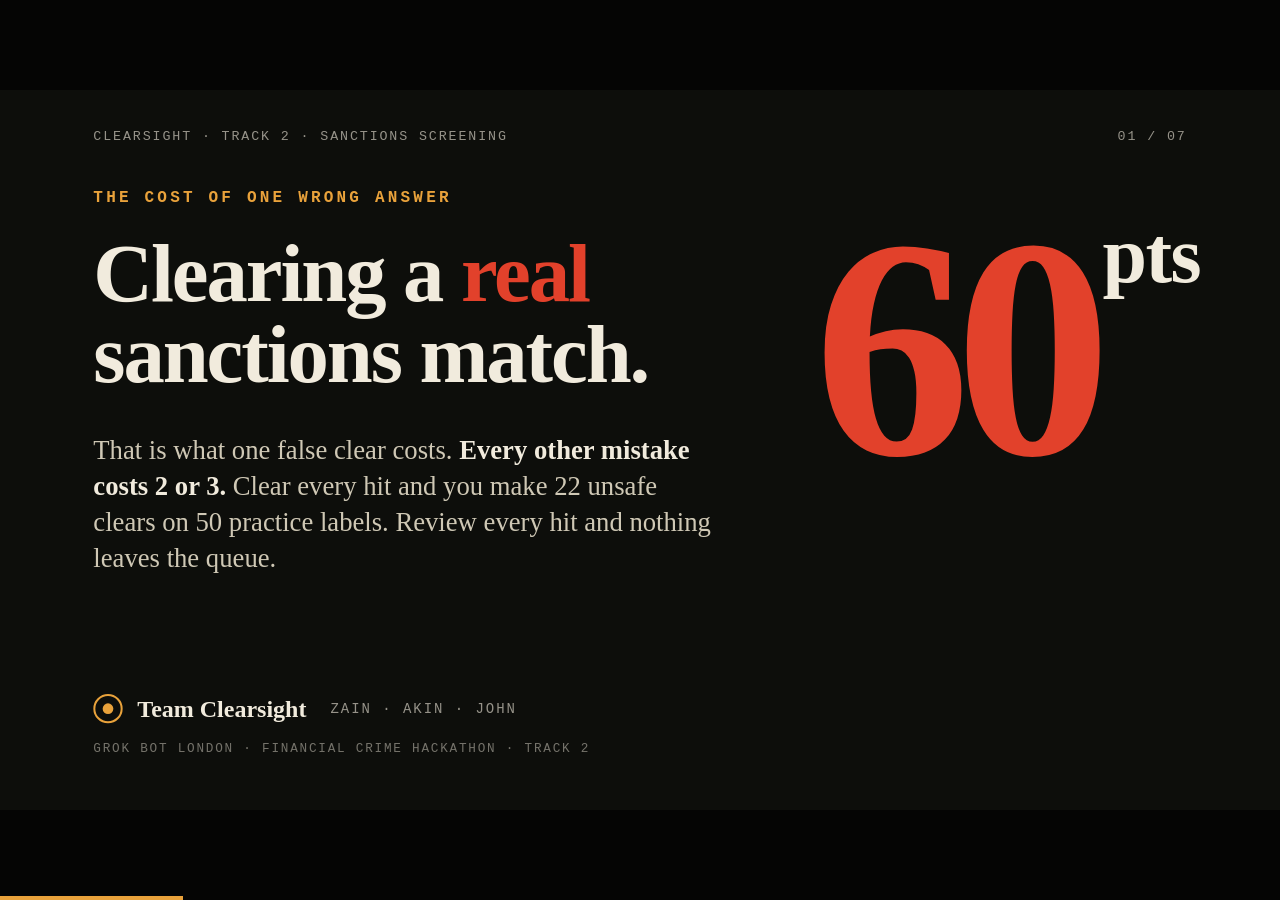
<file: deck/index.html>
<!doctype html>
<html lang="en">
<head>
<meta charset="utf-8">
<meta name="viewport" content="width=device-width, initial-scale=1">
<title>Clearsight · Track 2</title>
<!--
  Clearsight finalist deck. One self-contained file: no CDN, no build, works offline.
  Built around the judging weights: Safety 25 · Reasons 25 · Delivery 20 · Approach 20 · Analyst-ready 10.
  Keys: → / Space / PageDown next · ← / PageUp back · Home / End · N notes · F fullscreen.
  Click: left third back, elsewhere next. #4 opens slide 4. ?check prints an overflow report.
  Type: Iowan Old Style / Palatino (serif, display + body) paired with SF Mono / Menlo (labels, record IDs).
  Every number comes from README.md, output/dev.jsonl or tools/score.py. Add none that are not in the repo.
-->
<style>
:root{
  --ink:#0d0e0b; --paper:#f1ebdd; --amber:#e9a23b; --amber-d:#a5650f; --red:#e2412b; --red-d:#b4291a;
  --soft:#cfc8b5; --line:rgba(241,235,221,.16); --line-d:rgba(13,14,11,.2);
  --serif:"Iowan Old Style","Palatino Linotype",Palatino,"Book Antiqua",Georgia,serif;
  --mono:ui-monospace,"SF Mono",Menlo,Consolas,"Liberation Mono",monospace;
}
*{box-sizing:border-box;margin:0;padding:0}
html,body{height:100%;background:#050504;overflow:hidden}
body{font-family:var(--serif);color:var(--paper);-webkit-font-smoothing:antialiased}
#viewport{position:fixed;inset:0;overflow:hidden}
#stage{width:1920px;height:1080px;position:absolute;left:50%;top:50%;transform-origin:center center}
.slide{position:absolute;inset:0;background:var(--ink);padding:150px 140px 120px;overflow:hidden;
  visibility:hidden;opacity:0;pointer-events:none}
.ready .slide{transition:opacity .28s ease}
.slide.active{visibility:visible;opacity:1;pointer-events:auto}
.slide.light{background:var(--paper);color:var(--ink)}
.slide.redbg{background:var(--red);color:var(--ink)}
.run{position:absolute;left:140px;right:140px;top:60px;display:flex;justify-content:space-between;
  font:500 20px/1 var(--mono);letter-spacing:.14em;text-transform:uppercase;opacity:.6}
.src{position:absolute;left:140px;right:140px;bottom:56px;font:400 19px/1.3 var(--mono);opacity:.55}
.kicker{font:600 24px/1 var(--mono);letter-spacing:.2em;text-transform:uppercase;color:var(--amber);margin-bottom:40px}
.light .kicker{color:var(--amber-d)} .redbg .kicker{color:var(--ink)}
h1,h2{font-family:var(--serif);font-weight:600;letter-spacing:-.025em}
h2{font-size:104px;line-height:1.0;max-width:1640px}
em{font-style:italic;color:var(--amber)} .light em{color:var(--red-d)}
.notes{display:none}

/* 1 hook */
.s1 .big{font:600 470px/.8 var(--serif);letter-spacing:-.05em;color:var(--red);position:absolute;right:120px;top:200px}
.s1 .big small{font-size:120px;letter-spacing:-.02em;vertical-align:top;margin-left:10px;color:var(--paper)}
.s1 h1{font-size:124px;line-height:.98;max-width:1050px}
.s1 h1 .r{color:var(--red)}
.s1 .vs{margin-top:56px;font:400 40px/1.35 var(--serif);max-width:930px;color:var(--soft)}
.s1 .vs b{color:var(--paper);font-weight:600}
.brand{position:absolute;left:140px;bottom:130px;display:flex;align-items:center;gap:22px;font:600 36px/1 var(--serif)}
.brand i{width:44px;height:44px;border:3px solid var(--amber);border-radius:50%;position:relative}
.brand i:after{content:"";position:absolute;inset:11px;background:var(--amber);border-radius:50%}
.event{position:absolute;left:140px;bottom:82px;font:500 19px/1 var(--mono);letter-spacing:.14em;text-transform:uppercase;opacity:.45}
.brand span{font:500 21px/1 var(--mono);letter-spacing:.14em;text-transform:uppercase;opacity:.6;margin-left:14px}

/* 2 approach */
.s2 h2{font-size:88px}
.chips{display:grid;grid-template-columns:repeat(3,1fr);gap:28px;margin-top:44px}
.chip{border-top:3px solid currentColor;padding-top:18px}
.chip .tag{font:600 23px/1 var(--mono);letter-spacing:.06em}
.chip p{font:400 31px/1.2 var(--serif);margin-top:12px;color:var(--soft)}
.chip p b{color:var(--paper);font-weight:600}
.c-clear{color:var(--paper)} .c-same{color:var(--amber)} .c-rev{color:#9fd0b0}
.arch{margin-top:40px;background:#faf9f6;line-height:0}
.arch svg{display:block;width:100%;height:auto}

/* 3 demo */
.s3{padding:0}
.s3 .shot{position:absolute;right:0;top:0;bottom:0;width:1060px;background:#000 left top/cover no-repeat;background-image:url("[data-uri]")}
.s3 .shot:after{content:"";position:absolute;inset:0;background:linear-gradient(90deg,var(--ink) 0,rgba(13,14,11,0) 18%)}
.s3 .txt{position:absolute;left:140px;top:150px;width:720px}
.s3 h2{font-size:150px}
.live{display:inline-flex;align-items:center;gap:16px;font:600 26px/1 var(--mono);letter-spacing:.2em;color:var(--red);margin-bottom:40px}
.live:before{content:"";width:22px;height:22px;border-radius:50%;background:var(--red);box-shadow:0 0 0 8px rgba(226,65,43,.25)}
.hits{margin-top:50px;list-style:none}
.hits li{display:grid;grid-template-columns:200px 1fr;gap:20px;padding:19px 0;border-top:1px solid var(--line);font:400 30px/1.25 var(--serif);color:#d8d1bd}
.hits li:last-child{border-bottom:1px solid var(--line)}
.hits .id{font:600 25px/1.4 var(--mono);color:var(--amber)}
.hits b{color:var(--paper);font-weight:600}

/* 4 reasons */
.s4 .meta{display:flex;gap:18px;align-items:center;font:600 26px/1 var(--mono)}
.s4 .meta .d{background:var(--amber);color:var(--ink);padding:14px 18px}
.s4 .meta .c{border:2px solid var(--ink);padding:12px 16px}
.s4 .meta .h{opacity:.6;font-weight:500;margin-left:10px}
.s4 blockquote{font:400 74px/1.16 var(--serif);letter-spacing:-.012em;margin-top:56px;max-width:1640px}
.s4 blockquote mark{background:none;color:var(--red-d);font:600 .82em var(--mono);letter-spacing:0;border-bottom:4px solid var(--red-d);white-space:nowrap}
.evid{display:flex;align-items:center;gap:20px;margin-top:60px;font:600 30px/1 var(--mono)}
.evid .l{font-weight:500;font-size:22px;letter-spacing:.18em;text-transform:uppercase;opacity:.65;margin-right:10px}
.evid span.id{background:var(--ink);color:var(--paper);padding:16px 20px}

/* 5 results */
.s5 .hero{display:flex;align-items:flex-end;gap:90px}
.s5 .hero .n{font:600 300px/.8 var(--serif);letter-spacing:-.05em}
.s5 .hero .z{color:#1f6b3d}
.s5 .hero .cap{font:500 22px/1.3 var(--mono);letter-spacing:.12em;text-transform:uppercase;opacity:.65;margin-top:18px}
.bar{display:flex;height:92px;margin-top:72px;border:3px solid var(--ink)}
.bar>div{display:flex;align-items:center;padding:0 26px;font:600 30px/1 var(--mono);white-space:nowrap}
.b-diff{background:var(--ink);color:var(--paper);flex:464}
.b-same{background:var(--amber);color:var(--ink);flex:125}
.b-rev{color:var(--ink);flex:230;border-left:3px solid var(--ink)}
.barlab{display:flex;margin-top:14px;font:500 22px/1.2 var(--mono);letter-spacing:.06em;text-transform:uppercase;opacity:.7}
.barlab>div:nth-child(1){flex:464}.barlab>div:nth-child(2){flex:125}.barlab>div:nth-child(3){flex:230;padding-left:12px}
.s5 .opt{margin-top:58px;font:400 46px/1.2 var(--serif);max-width:1640px}
.s5 .opt b{color:var(--red-d);font-weight:600}

/* 6 robustness */
.rows{margin-top:56px}
.row{display:grid;grid-template-columns:300px 1fr;align-items:center;padding:30px 0;border-top:1px solid var(--line)}
.row:last-child{border-bottom:1px solid var(--line)}
.row .n{font:600 96px/1 var(--serif);letter-spacing:-.03em;color:var(--amber)}
.row p{font:400 36px/1.3 var(--serif);color:var(--soft)}
.row p b{color:var(--paper);font-weight:600}
.row code{font:500 28px var(--mono);color:var(--amber);white-space:nowrap}

/* 7 limits + close */
.s7 h2{font-size:132px;line-height:.92}
.lim{display:grid;grid-template-columns:1fr 1fr;gap:70px;margin-top:70px}
.lim h3{font:600 24px/1 var(--mono);letter-spacing:.2em;text-transform:uppercase;margin-bottom:10px}
.lim ol{list-style:none;counter-reset:k}
.lim li{counter-increment:k;font:400 34px/1.3 var(--serif);padding:20px 0 20px 64px;border-top:2px solid var(--ink);position:relative}
.lim li:before{content:"0" counter(k);position:absolute;left:0;top:26px;font:600 24px/1 var(--mono)}
.s7 .team{position:absolute;left:140px;bottom:64px;font:500 22px/1.5 var(--mono);letter-spacing:.06em}

#prog{position:fixed;left:0;bottom:0;height:4px;background:var(--amber);z-index:5;transition:width .25s ease}
#notes{position:fixed;left:0;right:0;bottom:0;max-height:38vh;overflow:auto;background:rgba(13,14,11,.96);color:var(--paper);
  border-top:2px solid var(--amber);padding:18px 26px 26px;font:400 18px/1.5 var(--serif);display:none;z-index:6}
#notes.on{display:block}
#notes b{font:600 12px/1 var(--mono);letter-spacing:.16em;color:var(--amber);display:block;margin-bottom:8px}
#checkout{position:fixed;left:10px;top:10px;z-index:9;background:#fff;color:#000;font:12px/1.4 var(--mono);padding:10px;max-height:90vh;overflow:auto}

@media print{
  @page{size:1920px 1080px;margin:0}
  html,body{overflow:visible;height:auto;background:#fff}
  #viewport{position:static}
  #stage{transform:none!important;position:static;width:1920px;height:auto}
  .slide{visibility:visible!important;opacity:1!important;position:relative;width:1920px;height:1080px;break-after:page;
    -webkit-print-color-adjust:exact;print-color-adjust:exact;transition:none}
  #prog,#notes{display:none!important}
}
</style>
</head>
<body>
<div id="viewport"><div id="stage">

<!-- 1 HOOK · Safety -->
<section class="slide s1">
  <div class="run"><span>Clearsight · Track 2 · Sanctions screening</span><span class="ct"></span></div>
  <div class="big">60<small>pts</small></div>
  <div class="kicker">The cost of one wrong answer</div>
  <h1>Clearing a <span class="r">real</span> sanctions match.</h1>
  <p class="vs">That is what one false clear costs. <b>Every other mistake costs 2 or 3.</b> Clear every hit and you make 22 unsafe clears on 50 practice labels. Review every hit and nothing leaves the queue.</p>
  <div class="brand"><i></i>Team Clearsight<span>Zain · Akin · John</span></div>
  <div class="event">Grok Bot London · Financial Crime Hackathon · Track 2</div>
  <div class="notes">Hi, we're Clearsight. Nearly every screening hit is noise, so analysts burn hours clearing them. But one wrong clearance means you've banked a sanctioned person. The scoring says exactly that: a wrong clear costs 60 points, every other mistake 2 or 3. Clear everything and you make 22 unsafe clears on the 50 practice labels. Review everything and you've saved nobody any time. So the job is to clear only what you can prove. (≈25 s)</div>
</section>

<!-- 2 APPROACH -->
<section class="slide s2">
  <div class="run"><span>Approach</span><span class="ct"></span></div>
  <div class="kicker">A deterministic evidence resolver</div>
  <h2>Clear only what you can <em>prove.</em></h2>
  <div class="chips">
    <div class="chip c-clear"><div class="tag">DIFFERENT_ENTITY</div><p><b>Clear only on a contradiction</b> in a cited record.</p></div>
    <div class="chip c-same"><div class="tag">SAME_ENTITY</div><p><b>Confirm only when facts agree</b> and nothing contradicts.</p></div>
    <div class="chip c-rev"><div class="tag">REVIEW</div><p><b>Everything else goes to a human.</b> Errors fail closed.</p></div>
  </div>
  <div class="arch"><svg xmlns="http://www.w3.org/2000/svg" viewBox="0 125 1600 435" role="img" aria-label="Pipeline: alert and hits, resolve customer, verified facts, listed-person facts, decide, one cited JSON line per hit">
  <defs>
    <marker id="a" viewBox="0 0 10 10" refX="9" refY="5" markerWidth="8" markerHeight="8" orient="auto"><path d="M0,0 L10,5 L0,10 z" fill="#1a1a1a"/></marker>
    <style>
      .t{font-family:Georgia,'Times New Roman',serif;font-size:22px;fill:#1a1a1a;font-weight:600}
      .m{font-family:'DejaVu Sans Mono',Menlo,monospace;font-size:14px;fill:#555}
      .s{font-family:Helvetica,Arial,sans-serif;font-size:15px;fill:#333}
      .k{font-family:Helvetica,Arial,sans-serif;font-size:12px;letter-spacing:2px;fill:#888}
      .box{fill:#fff;stroke:#1a1a1a;stroke-width:1.5}
      .hl{fill:#fff;stroke:#c2410c;stroke-width:2.5}
      .ln{stroke:#1a1a1a;stroke-width:1.5;fill:none;marker-end:url(#a)}
      .dl{stroke:#999;stroke-width:1.2;fill:none;stroke-dasharray:5 4;marker-end:url(#a)}
    </style>
  </defs>
  <rect width="1600" height="560" fill="#faf9f6"/>
  <text x="60" y="62" class="k">CLEARSIGHT · TRACK 2 · DETERMINISTIC PIPELINE (PYTHON STDLIB, NO MODEL, NO NETWORK)</text>
  <text x="60" y="100" class="t" style="font-size:30px">One alert hit in, one cited decision out</text>

  <!-- main row -->
  <g>
    <rect x="60" y="200" width="200" height="120" class="box"/>
    <text x="80" y="238" class="t">Alert + hits</text>
    <text x="80" y="264" class="m">alerts.jsonl</text>
    <text x="80" y="286" class="m">hits.jsonl</text>

    <rect x="320" y="200" width="230" height="120" class="box"/>
    <text x="340" y="238" class="t">Resolve customer</text>
    <text x="340" y="264" class="m">resolve.py</text>
    <text x="340" y="290" class="s">links · joint holders</text>

    <rect x="610" y="200" width="230" height="120" class="box"/>
    <text x="630" y="238" class="t">Verified facts</text>
    <text x="630" y="264" class="m">profile.py</text>
    <text x="630" y="290" class="s">approved KYC beats declared</text>

    <rect x="900" y="200" width="230" height="120" class="box"/>
    <text x="920" y="238" class="t">Listed-person facts</text>
    <text x="920" y="264" class="m">hitfacts.py</text>
    <text x="920" y="290" class="s">DOBs, countries, reports</text>

    <rect x="1190" y="200" width="160" height="120" class="hl"/>
    <text x="1210" y="238" class="t">Decide</text>
    <text x="1210" y="264" class="m">decide.py</text>
    <text x="1210" y="290" class="s">POLICY.md §6–8</text>

    <path d="M260,260 L316,260" class="ln"/>
    <path d="M550,260 L606,260" class="ln"/>
    <path d="M840,260 L896,260" class="ln"/>
    <path d="M1130,260 L1186,260" class="ln"/>
    <path d="M1350,260 L1400,260 L1400,400 L1360,400" class="ln"/>
  </g>

  <!-- data sources -->
  <text x="320" y="150" class="m">customers · accounts</text>
  <path d="M435,158 L435,196" class="dl"/>
  <text x="610" y="150" class="m">approved KYC · notes</text>
  <path d="M725,158 L725,196" class="dl"/>
  <text x="900" y="150" class="m">notes · search results</text>
  <path d="M1015,158 L1015,196" class="dl"/>
  <text x="1190" y="150" class="m">name_variants.json</text>
  <path d="M1270,158 L1270,196" class="dl"/>

  <!-- output -->
  <rect x="320" y="370" width="1040" height="110" class="box"/>
  <text x="340" y="402" class="k">ONE JSON LINE PER HIT · output/dev.jsonl</text>
  <text x="340" y="432" class="m">{"hit_id":"H-…","decision":"DIFFERENT_ENTITY | SAME_ENTITY | REVIEW","reason_code":"…",</text>
  <text x="340" y="456" class="m"> "customer_record_id":"CUS-… | AMBIGUOUS","reason":"2–4 factual sentences","evidence":["KYC-…","NOTE-…","CUS-…"]}</text>
  <text x="60" y="530" class="s">Clear only on a contradiction · confirm only on agreement · otherwise REVIEW. Same input → byte-identical output.</text>
</svg>
</div>
  <div class="notes">Three rules, built into the code. Clear only on a hard contradiction (date of birth, timeline, location, verified name, entity type, death) backed by a record we cite. Confirm only when the facts agree. Everything else goes to review, and any error falls back to review. The pipeline: resolve which customer was screened, build their verified facts (approved checks beat declared data), build the listed person's facts, then decide. Plain Python, no model, no network. (≈25 s)</div>
</section>

<!-- 3 DEMO · Analyst-ready -->
<section class="slide s3">
  <div class="shot" role="img" aria-label="Clearsight analyst view showing hit H-4D76E3, Mohammad Nadeem Ghani, decided True match"></div>
  <div class="txt">
    <div class="live">LIVE DEMO</div>
    <h2>Clearsight.</h2>
    <p style="font:400 36px/1.3 var(--serif);margin-top:26px;color:#d8d1bd">The analyst desk: customer and list entry side by side, with decision, reason and clickable evidence.</p>
    <ul class="hits">
      <li><span class="id">H-4D76E3</span><span><b>True match.</b> DOB, country, name agree.</span></li>
      <li><span class="id">H-C864DC</span><span><b>Same list entry, cleared.</b> Born 1993, not 1968.</span></li>
      <li><span class="id">H-13E1CF</span><span><b>Cleared.</b> At most 12 at the time.</span></li>
      <li><span class="id">H-009799</span><span><b>Refused to clear.</b> Two people fit.</span></li>
    </ul>
  </div>
  <div class="run" style="z-index:2;right:auto"><span>Demo · <span class="ct"></span></span></div>
  <div class="notes">SWITCH TO CLEARSIGHT (tabs 1–4, DEMO_SCRIPT_3MIN.md). H-4D76E3: Ghani on OFAC SDN; DOB 1968-02-17 fits 1968-02, Pakistan/UK, names agree; click the NOTE-4E8A14 chip. H-C864DC: same list entry, same score 100, verified KYC-68E6D6 says born 1993, so cleared. H-13E1CF: born Aug 2007 (KYC-358C76), at most 12 when the activity was reported: temporal impossibility. H-009799: two different customers fit, one would clear and one needs review, so REVIEW / AMBIGUOUS_CUSTOMER_RECORD. When we're unsure, a human decides. (≈60 s, the longest beat)</div>
</section>

<!-- 4 REASONS -->
<section class="slide light s4">
  <div class="run"><span>Reasons</span><span class="ct"></span></div>
  <div class="kicker">Every claim cites the record it came from</div>
  <div class="meta"><span class="d">SAME_ENTITY</span><span class="c">NAME_DOB_LOCATION_MATCH</span><span class="h">H-582410 · Elvira Velasco Morillo · Spanish PEP</span></div>
  <blockquote>“The customer's date of birth 1968-03-05 (<mark>NOTE-14E25A</mark>) agrees with the hit's 1967 or 1968. Both the customer and the hit are linked to Spain. The customer's name agrees with the hit's name Elvira Velasco Morillo.”</blockquote>
  <div class="evid"><span class="l">Evidence</span><span class="id">NOTE-14E25A</span><span class="id">CUS-377745</span></div>
  <div class="src">src: output/dev.jsonl, line for H-582410, verbatim · matches the practice label</div>
  <div class="notes">This is a real output line, word for word. The list entry has no date of birth, only "a 30-year-old in November 1998", so we derive 1967 or 1968. The customer's latest approved check, NOTE-14E25A, verifies 5 March 1968. Every fact in that sentence comes from this hit, and the evidence list holds only the records that decided it. An auditor can check each one. (≈25 s)</div>
</section>

<!-- 5 RESULTS · Safety -->
<section class="slide light s5">
  <div class="run"><span>Results</span><span class="ct"></span></div>
  <div class="kicker">Organisers' validate.py · 819 lines, 0 problems</div>
  <div class="hero">
    <div><div class="n">50/50</div><div class="cap">Practice decisions right</div></div>
    <div><div class="n z">0</div><div class="cap">Unsafe clears</div></div>
  </div>
  <div class="bar"><div class="b-diff">464</div><div class="b-same">125</div><div class="b-rev">230</div></div>
  <div class="barlab"><div>Clear · DIFFERENT_ENTITY</div><div>Confirm · SAME</div><div>Review · 28%</div></div>
  <p class="opt"><b>An unsafe clear costs 60. We optimise for that.</b> 589 of 819 dev hits off the queue, each with a cited reason; practice cost 0 against 108 for reviewing everything.</p>
  <div class="src">src: README.md · output/dev.jsonl · tools/score.py on dev/practice_labels.jsonl</div>
  <div class="notes">From the organisers' own scorer: 819 lines, zero problems. 50 of 50 practice decisions right, zero unsafe clears, reason code and customer right on all 50. Across the dev set: 464 cleared, 125 confirmed, 230 to review. That's 589 hits, 72 percent, off the queue. An unsafe clear costs 60, so that's what we optimise for: practice cost 0 against 108 for reviewing everything. (≈25 s)</div>
</section>

<!-- 6 ROBUSTNESS · Safety -->
<section class="slide s6">
  <div class="run"><span>Robustness</span><span class="ct"></span></div>
  <div class="kicker">External perturbation test · fresh reruns</div>
  <h2>Can't be pushed into <em>clearing.</em></h2>
  <div class="rows">
    <div class="row"><div class="n">0</div><p><b>flips toward clearing</b> under accent, case, name-order and date-format changes. 7 of 8 perturbation tests changed nothing at all.</p></div>
    <div class="row"><div class="n">18/19</div><p><b>moved to REVIEW</b> when we deleted a letter from long names. The one clear, <span style="white-space:nowrap">H-23805C</span>, follows the policy.</p></div>
    <div class="row"><div class="n">1</div><p><b>hash, every run.</b> Byte-identical across runs and hash seeds: <code>sha256 c377ab61…ab549c416</code></p></div>
  </div>
  <div class="notes">An outside test built perturbed copies of the dev set: accents stripped, names reordered, names upper-cased, dates rewritten as "24 August 1994". None of that moved a single decision toward clearing; 7 of the 8 tests changed nothing at all. The typo test, deleting one letter in long names, moved 19 decisions, 18 of them to review, the safe direction; the one clear, H-23805C, is correct under the policy. And output is byte-identical every run: this is the sha256 of output/dev.jsonl, and a fresh run today reproduces it. (≈25 s)</div>
</section>

<!-- 7 LIMITS + CLOSE -->
<section class="slide redbg s7">
  <div class="run"><span>Limits · next · close</span><span class="ct"></span></div>
  <h2>Safe by design.<br>Auditable by default.</h2>
  <div class="lim">
    <div><h3>What's missing</h3><ol>
      <li>50 labels is a small sample: a sanity check, not proof.</li>
      <li>217 clears rest on location alone, 79 on a verified name alone.</li>
    </ol></div>
    <div><h3>Next</h3><ol>
      <li>Route single-signal clears to sampled QA in Clearsight.</li>
      <li>Grow the labelled set from analyst decisions.</li>
    </ol></div>
  </div>
  <div class="team">TEAM CLEARSIGHT · Zain · Akin · John</div>
  <div class="notes">Honest limits. 50 labels is a sanity check, not proof. 217 clears rest on location alone and 79 on a verified name alone: they follow the policy, but some, like bank branches abroad, deserve a second look. So next we route those single-signal clears to sampled QA in Clearsight, and grow the labelled set from analyst decisions. Safe by design, auditable by default. Thank you. (≈25 s)</div>
</section>

</div></div>
<div id="prog"></div>
<div id="notes"><b>SPEAKER NOTES · N to hide</b><div id="notesTxt"></div></div>
<script>
(function(){
  var slides=[].slice.call(document.querySelectorAll('.slide')),N=slides.length,i=0;
  var stage=document.getElementById('stage'),prog=document.getElementById('prog'),
      notes=document.getElementById('notes'),notesTxt=document.getElementById('notesTxt');
  function pad(n){return (n<10?'0':'')+n}
  slides.forEach(function(s,k){var c=s.querySelector('.ct');if(c)c.textContent=pad(k+1)+' / '+pad(N)});
  function fit(){var s=Math.min(innerWidth/1920,innerHeight/1080);stage.style.transform='translate(-50%,-50%) scale('+s+')'}
  function go(n,push){
    i=Math.max(0,Math.min(N-1,n));
    slides.forEach(function(s,k){s.classList.toggle('active',k===i)});
    prog.style.width=((i+1)/N*100)+'%';
    var nt=slides[i].querySelector('.notes');notesTxt.textContent=nt?nt.textContent:'';
    if(push!==false){try{history.replaceState(null,'',location.search+'#'+(i+1))}catch(e){}}
  }
  function fromHash(){var m=/^#(\d+)$/.exec(location.hash);return m?parseInt(m[1],10)-1:0}
  addEventListener('resize',fit);
  addEventListener('hashchange',function(){go(fromHash(),false)});
  addEventListener('keydown',function(e){
    var k=e.key;
    if(k==='ArrowRight'||k===' '||k==='PageDown'||k==='ArrowDown'){e.preventDefault();go(i+1)}
    else if(k==='ArrowLeft'||k==='PageUp'||k==='ArrowUp'){e.preventDefault();go(i-1)}
    else if(k==='Home')go(0); else if(k==='End')go(N-1);
    else if(k==='n'||k==='N')notes.classList.toggle('on');
    else if(k==='f'||k==='F'){if(!document.fullscreenElement)document.documentElement.requestFullscreen&&document.documentElement.requestFullscreen();else document.exitFullscreen()}
  });
  document.getElementById('viewport').addEventListener('click',function(e){go(e.clientX<innerWidth/3?i-1:i+1)});
  fit();go(fromHash(),false);
  setTimeout(function(){document.body.classList.add('ready')},50);
  // ?check: list elements that fall outside the 1920x1080 slide or clip their own box
  if(location.search.indexOf('check')>-1){
    var out=[];
    slides.forEach(function(s,k){go(k,false);var sr=s.getBoundingClientRect();
      s.querySelectorAll('*').forEach(function(el){
        if(el.closest('.notes')||el.closest('svg'))return;var r=el.getBoundingClientRect();if(!r.width)return;
        if(r.right>sr.right+1||r.bottom>sr.bottom+1||r.left<sr.left-1||r.top<sr.top-1)out.push('S'+(k+1)+' OUTSIDE '+el.tagName+'.'+el.className+' '+(el.textContent||'').trim().slice(0,40));
        var o=getComputedStyle(el).overflow;
        if(o!=='visible'&&(el.scrollHeight>el.clientHeight+2||el.scrollWidth>el.clientWidth+2))out.push('S'+(k+1)+' CLIP '+el.tagName+'.'+el.className);
      });
      if(s.scrollHeight>s.clientHeight+2)out.push('S'+(k+1)+' SLIDE-OVERFLOW '+s.scrollHeight);
    });
    var pre=document.createElement('pre');pre.id='checkout';pre.textContent='CHECK:'+(out.length?out.join('\n'):'OK');document.body.appendChild(pre);go(0,false);
  }
})();
</script>
</body>
</html>
</file>
